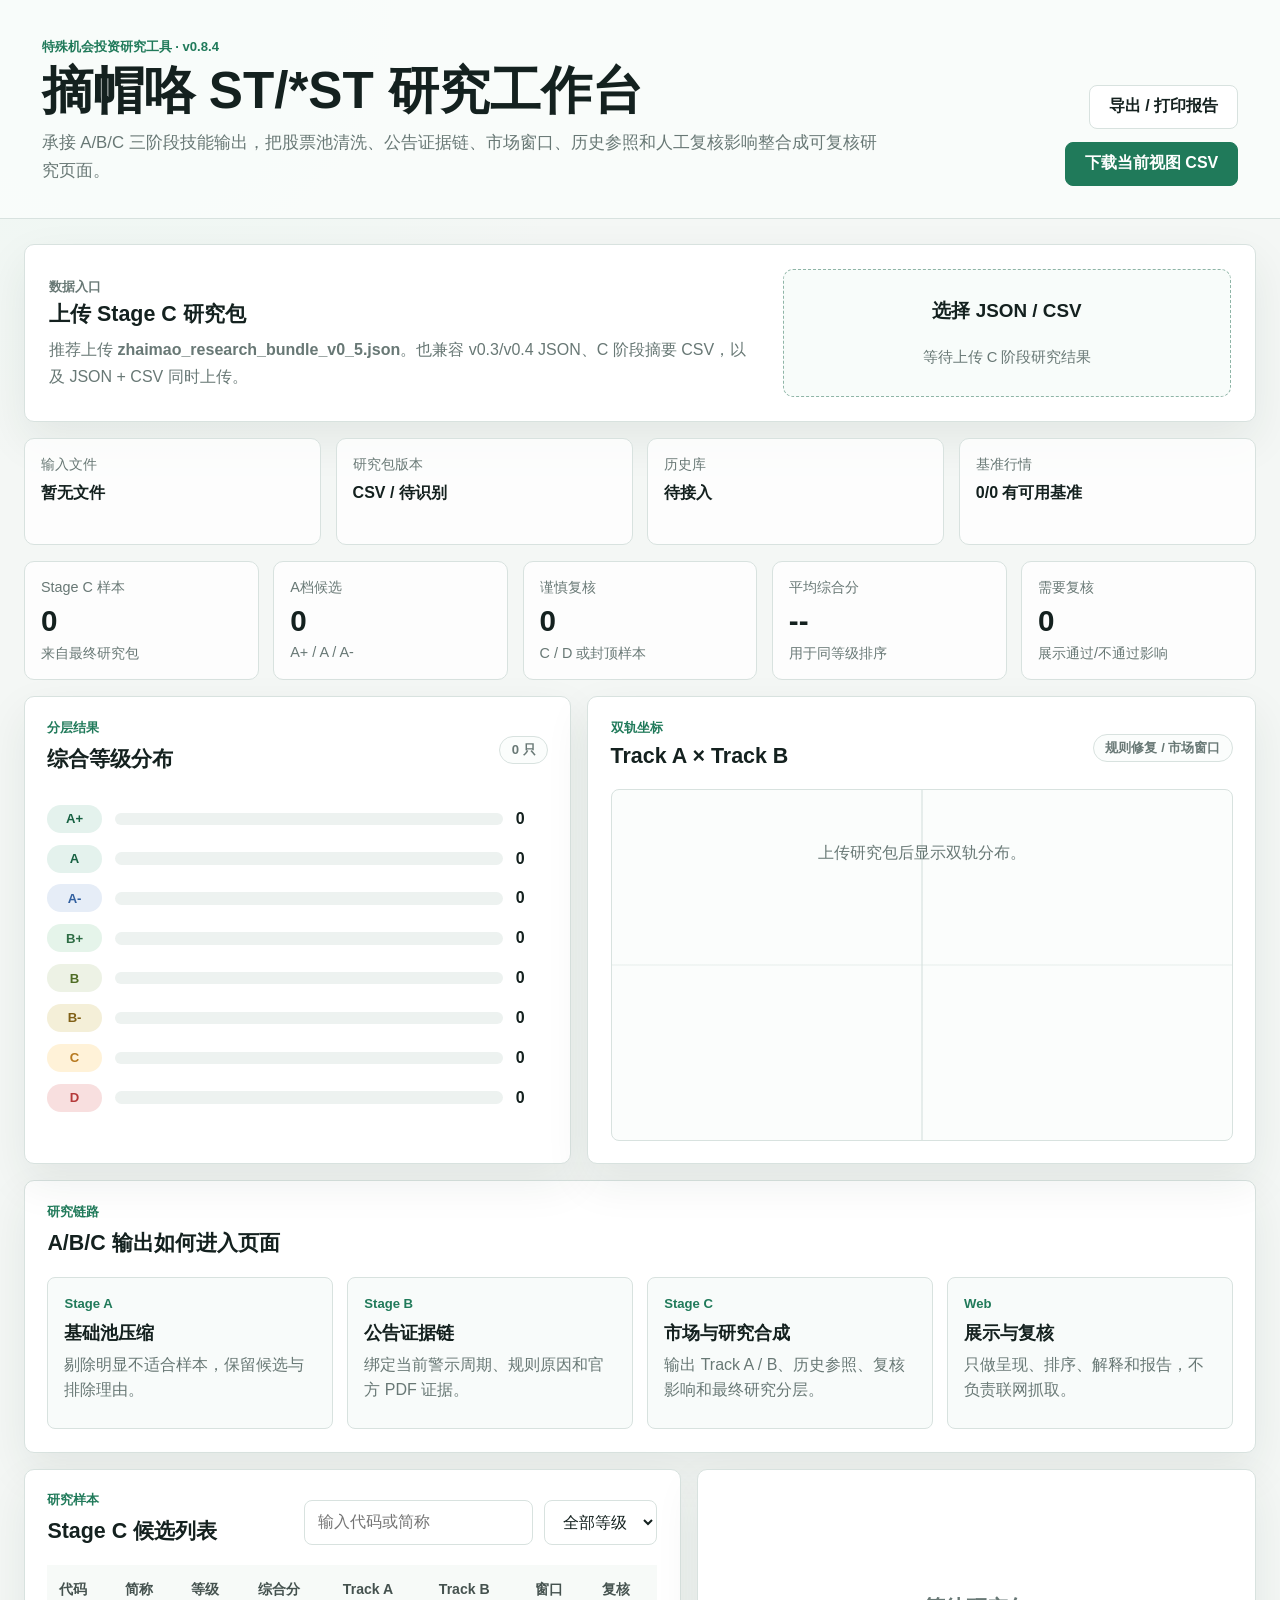
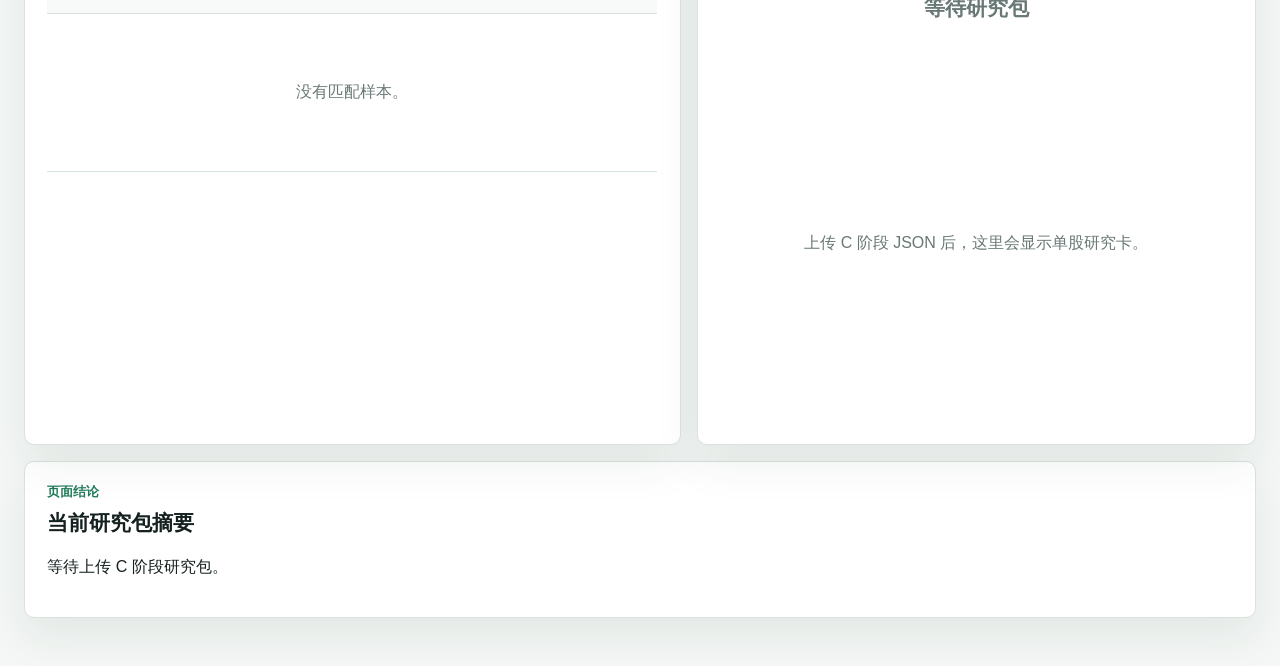
<file: index.html>
<!doctype html>
<html lang="zh-CN">
  <head>
    <meta charset="UTF-8" />
    <meta name="viewport" content="width=device-width, initial-scale=1.0" />
    <title>摘帽咯 ST/*ST 研究工作台</title>
    <link rel="stylesheet" href="./styles.css?v=20260625-v8-4" />
  </head>
  <body>
    <header class="app-header">
      <div>
        <p class="eyebrow">特殊机会投资研究工具 · v0.8.4</p>
        <h1>摘帽咯 ST/*ST 研究工作台</h1>
        <p class="header-copy">
          承接 A/B/C 三阶段技能输出，把股票池清洗、公告证据链、市场窗口、历史参照和人工复核影响整合成可复核研究页面。
        </p>
      </div>
      <div class="header-actions">
        <button id="printReportBtn" class="btn secondary" type="button">导出 / 打印报告</button>
        <button id="downloadViewBtn" class="btn primary" type="button">下载当前视图 CSV</button>
      </div>
    </header>

    <main class="page-shell">
      <section class="panel upload-panel">
        <div>
          <p class="section-kicker">数据入口</p>
          <h2>上传 Stage C 研究包</h2>
          <p>
            推荐上传 <strong>zhaimao_research_bundle_v0_5.json</strong>。也兼容 v0.3/v0.4 JSON、C 阶段摘要 CSV，以及 JSON + CSV 同时上传。
          </p>
        </div>
        <label class="upload-box" for="researchInput">
          <input id="researchInput" type="file" multiple accept=".json,.csv" />
          <span class="upload-title">选择 JSON / CSV</span>
          <span id="uploadStatus" class="upload-subtitle">等待上传 C 阶段研究结果</span>
        </label>
      </section>

      <section id="dataHealth" class="health-strip"></section>

      <section class="metric-grid" id="metricGrid"></section>

      <section class="visual-grid">
        <article class="panel">
          <div class="panel-head">
            <div>
              <p class="section-kicker">分层结果</p>
              <h2>综合等级分布</h2>
            </div>
            <span id="gradeTotal" class="soft-pill">0 只</span>
          </div>
          <div id="gradeChart" class="grade-chart"></div>
        </article>

        <article class="panel">
          <div class="panel-head">
            <div>
              <p class="section-kicker">双轨坐标</p>
              <h2>Track A × Track B</h2>
            </div>
            <span class="soft-pill">规则修复 / 市场窗口</span>
          </div>
          <div id="scatterPlot" class="scatter-box"></div>
        </article>
      </section>

      <section class="panel pipeline-panel">
        <div class="panel-head">
          <div>
            <p class="section-kicker">研究链路</p>
            <h2>A/B/C 输出如何进入页面</h2>
          </div>
        </div>
        <div class="pipeline">
          <div class="pipeline-step">
            <span>Stage A</span>
            <strong>基础池压缩</strong>
            <p>剔除明显不适合样本，保留候选与排除理由。</p>
          </div>
          <div class="pipeline-step">
            <span>Stage B</span>
            <strong>公告证据链</strong>
            <p>绑定当前警示周期、规则原因和官方 PDF 证据。</p>
          </div>
          <div class="pipeline-step">
            <span>Stage C</span>
            <strong>市场与研究合成</strong>
            <p>输出 Track A / B、历史参照、复核影响和最终研究分层。</p>
          </div>
          <div class="pipeline-step">
            <span>Web</span>
            <strong>展示与复核</strong>
            <p>只做呈现、排序、解释和报告，不负责联网抓取。</p>
          </div>
        </div>
      </section>

      <section class="workspace-grid">
        <article class="panel table-panel">
          <div class="panel-head">
            <div>
              <p class="section-kicker">研究样本</p>
              <h2>Stage C 候选列表</h2>
            </div>
            <div class="filters">
              <input id="searchInput" type="search" placeholder="输入代码或简称" />
              <select id="gradeFilter">
                <option value="all">全部等级</option>
              </select>
            </div>
          </div>
          <div class="table-wrap">
            <table>
              <thead>
                <tr>
                  <th>代码</th>
                  <th>简称</th>
                  <th>等级</th>
                  <th>综合分</th>
                  <th>Track A</th>
                  <th>Track B</th>
                  <th>窗口</th>
                  <th>复核</th>
                </tr>
              </thead>
              <tbody id="stockRows"></tbody>
            </table>
          </div>
        </article>

        <article class="panel detail-panel">
          <div id="detailPanel" class="detail-content"></div>
        </article>
      </section>

      <section class="panel report-panel">
        <div class="panel-head">
          <div>
            <p class="section-kicker">页面结论</p>
            <h2>当前研究包摘要</h2>
          </div>
        </div>
        <div id="reportSummary" class="report-summary"></div>
      </section>
    </main>

    <script src="./main.js?v=20260625-v8-4"></script>
  </body>
</html>
</file>
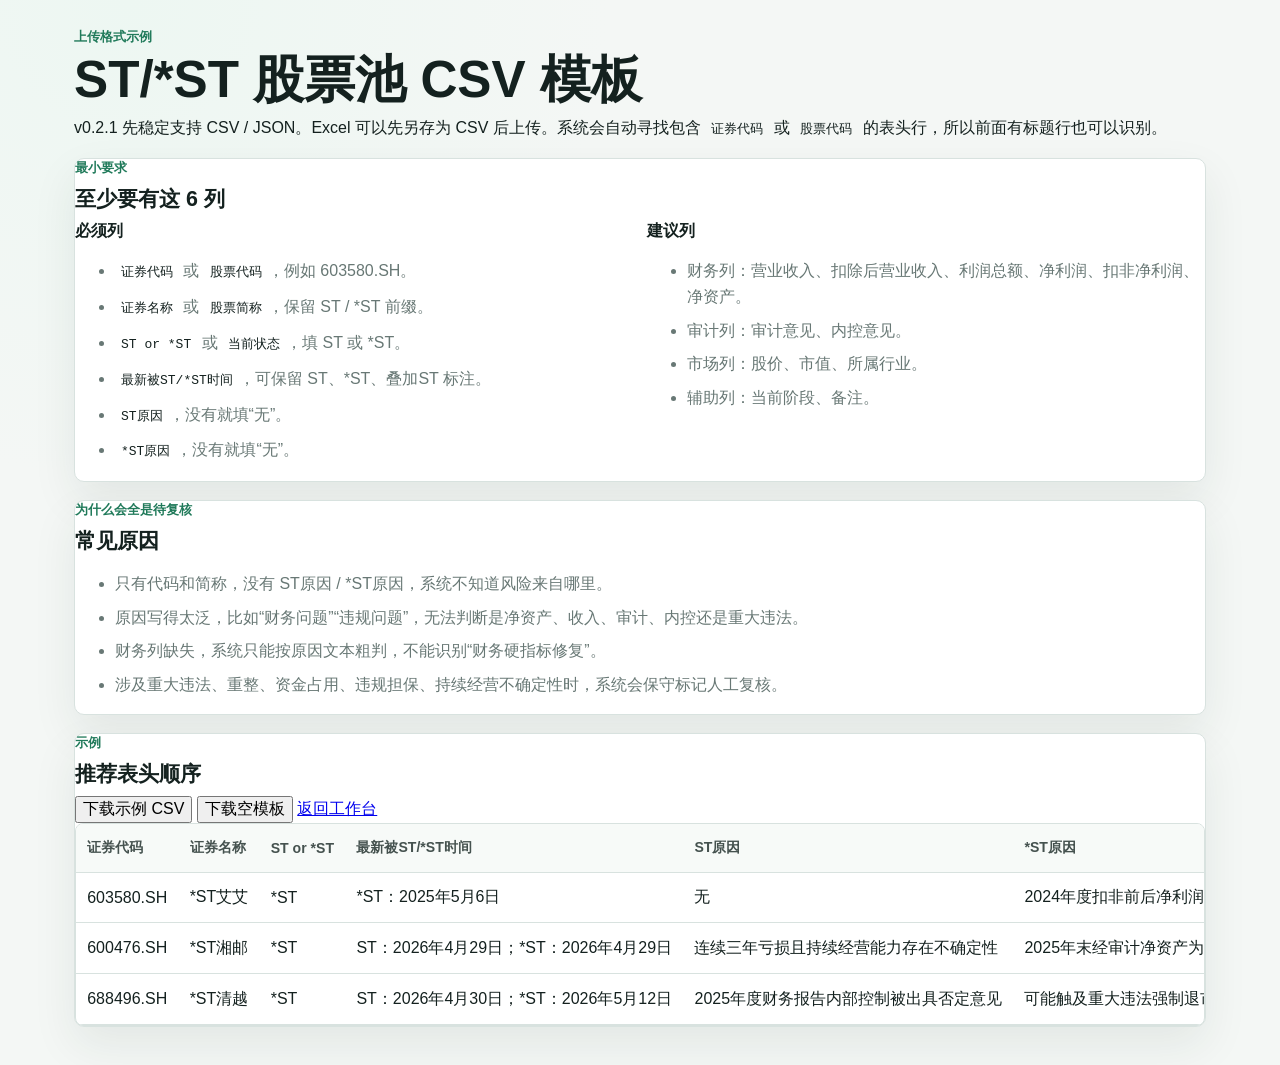
<file: upload-format.html>
<!doctype html>
<html lang="zh-CN">
  <head>
    <meta charset="utf-8" />
    <meta name="viewport" content="width=device-width, initial-scale=1" />
    <title>摘帽咯上传格式示例</title>
    <link rel="stylesheet" href="./styles.css?v=20260612v3" />
    <style>
      .format-page {
        max-width: 1180px;
        margin: 0 auto;
        padding: 28px 24px 44px;
      }

      .format-page .panel {
        margin-top: 18px;
      }

      .format-grid {
        display: grid;
        grid-template-columns: repeat(2, minmax(0, 1fr));
        gap: 14px;
      }

      .format-table {
        overflow: auto;
        border: 1px solid var(--line);
        border-radius: 8px;
      }

      .format-table table {
        min-width: 1120px;
      }

      .format-page li {
        margin: 8px 0;
        color: var(--muted);
        line-height: 1.6;
      }

      .code-pill {
        display: inline-flex;
        border-radius: 6px;
        padding: 2px 6px;
        background: var(--soft);
        color: var(--ink);
        font-family: ui-monospace, SFMono-Regular, Menlo, Consolas, monospace;
        font-size: 13px;
      }

      @media (max-width: 760px) {
        .format-grid {
          grid-template-columns: 1fr;
        }
      }
    </style>
  </head>
  <body>
    <main class="format-page">
      <p class="eyebrow">上传格式示例</p>
      <h1>ST/*ST 股票池 CSV 模板</h1>
      <p class="subtitle">
        v0.2.1 先稳定支持 CSV / JSON。Excel 可以先另存为 CSV 后上传。系统会自动寻找包含
        <span class="code-pill">证券代码</span> 或 <span class="code-pill">股票代码</span>
        的表头行，所以前面有标题行也可以识别。
      </p>

      <section class="panel">
        <div class="section-heading">
          <p class="eyebrow">最小要求</p>
          <h2>至少要有这 6 列</h2>
        </div>
        <div class="format-grid">
          <div class="info-block">
            <h3>必须列</h3>
            <ul>
              <li><span class="code-pill">证券代码</span> 或 <span class="code-pill">股票代码</span>，例如 603580.SH。</li>
              <li><span class="code-pill">证券名称</span> 或 <span class="code-pill">股票简称</span>，保留 ST / *ST 前缀。</li>
              <li><span class="code-pill">ST or *ST</span> 或 <span class="code-pill">当前状态</span>，填 ST 或 *ST。</li>
              <li><span class="code-pill">最新被ST/*ST时间</span>，可保留 ST、*ST、叠加ST 标注。</li>
              <li><span class="code-pill">ST原因</span>，没有就填“无”。</li>
              <li><span class="code-pill">*ST原因</span>，没有就填“无”。</li>
            </ul>
          </div>
          <div class="info-block">
            <h3>建议列</h3>
            <ul>
              <li>财务列：营业收入、扣除后营业收入、利润总额、净利润、扣非净利润、净资产。</li>
              <li>审计列：审计意见、内控意见。</li>
              <li>市场列：股价、市值、所属行业。</li>
              <li>辅助列：当前阶段、备注。</li>
            </ul>
          </div>
        </div>
      </section>

      <section class="panel">
        <div class="section-heading">
          <p class="eyebrow">为什么会全是待复核</p>
          <h2>常见原因</h2>
        </div>
        <ul>
          <li>只有代码和简称，没有 ST原因 / *ST原因，系统不知道风险来自哪里。</li>
          <li>原因写得太泛，比如“财务问题”“违规问题”，无法判断是净资产、收入、审计、内控还是重大违法。</li>
          <li>财务列缺失，系统只能按原因文本粗判，不能识别“财务硬指标修复”。</li>
          <li>涉及重大违法、重整、资金占用、违规担保、持续经营不确定性时，系统会保守标记人工复核。</li>
        </ul>
      </section>

      <section class="panel">
        <div class="section-heading row-heading">
          <div>
            <p class="eyebrow">示例</p>
            <h2>推荐表头顺序</h2>
          </div>
          <div class="upload-links">
            <button class="template-link template-button" id="formatDownloadExample" type="button">下载示例 CSV</button>
            <button class="template-link template-button" id="formatDownloadTemplate" type="button">下载空模板</button>
            <a class="template-link" href="./index.html">返回工作台</a>
          </div>
        </div>
        <div class="format-table">
          <table>
            <thead>
              <tr>
                <th>证券代码</th>
                <th>证券名称</th>
                <th>ST or *ST</th>
                <th>最新被ST/*ST时间</th>
                <th>ST原因</th>
                <th>*ST原因</th>
                <th>当前阶段</th>
                <th>审计意见</th>
                <th>内控意见</th>
                <th>营业收入</th>
                <th>扣除后营业收入</th>
                <th>利润总额</th>
                <th>净利润</th>
                <th>扣非净利润</th>
                <th>净资产</th>
                <th>股价</th>
                <th>市值</th>
                <th>所属行业</th>
              </tr>
            </thead>
            <tbody>
              <tr>
                <td>603580.SH</td>
                <td>*ST艾艾</td>
                <td>*ST</td>
                <td>*ST：2025年5月6日</td>
                <td>无</td>
                <td>2024年度扣非前后净利润为负且扣除后营业收入低于3亿元</td>
                <td>申请撤销中</td>
                <td>标准无保留</td>
                <td>标准无保留</td>
                <td>3.16</td>
                <td>3.16</td>
                <td>0.01</td>
                <td>0.01</td>
                <td>0.01</td>
                <td>4.52</td>
                <td>22.46</td>
                <td>29.4</td>
                <td>橡胶和塑料制品业</td>
              </tr>
              <tr>
                <td>600476.SH</td>
                <td>*ST湘邮</td>
                <td>*ST</td>
                <td>ST：2026年4月29日；*ST：2026年4月29日</td>
                <td>连续三年亏损且持续经营能力存在不确定性</td>
                <td>2025年末经审计净资产为负</td>
                <td>无</td>
                <td>带强调事项段的无保留意见</td>
                <td>待复核</td>
                <td></td>
                <td></td>
                <td></td>
                <td></td>
                <td></td>
                <td>-4.45</td>
                <td>10.84</td>
                <td>17.5</td>
                <td>软件和信息技术服务业</td>
              </tr>
              <tr>
                <td>688496.SH</td>
                <td>*ST清越</td>
                <td>*ST</td>
                <td>ST：2026年4月30日；*ST：2026年5月12日</td>
                <td>2025年度财务报告内部控制被出具否定意见</td>
                <td>可能触及重大违法强制退市情形</td>
                <td>行政处罚待落地</td>
                <td>保留意见</td>
                <td>否定意见</td>
                <td>6.69</td>
                <td></td>
                <td></td>
                <td>-1.24</td>
                <td></td>
                <td>10.34</td>
                <td>1.28</td>
                <td>5.76</td>
                <td>计算机、通信和其他电子设备制造业</td>
              </tr>
            </tbody>
          </table>
        </div>
      </section>
    </main>
    <script>
      const fields = [
        "股票代码",
        "股票简称",
        "当前状态",
        "最新被ST/*ST时间",
        "ST原因",
        "*ST原因",
        "所属交易所",
        "所属板块",
        "当前阶段",
        "审计意见",
        "内控意见",
        "营业收入",
        "扣除后营业收入",
        "利润总额",
        "净利润",
        "扣非净利润",
        "净资产",
        "总资产",
        "总负债",
        "资产负债率",
        "股价",
        "市值",
        "所属行业",
        "数据快照日期",
        "备注",
      ];
      const exampleRows = [
        fields,
        [
          "603580.SH",
          "*ST艾艾",
          "*ST",
          "*ST：2025年5月6日",
          "无",
          "2024年度扣非前后净利润为负且扣除后营业收入低于3亿元",
          "上交所",
          "主板",
          "申请撤销中",
          "标准无保留",
          "标准无保留",
          "3.16",
          "3.16",
          "0.01",
          "0.01",
          "0.01",
          "4.52",
          "",
          "",
          "",
          "22.46",
          "29.4",
          "橡胶和塑料制品业",
          "2026年6月11日",
          "示例：财务硬指标修复样本",
        ],
        [
          "600476.SH",
          "*ST湘邮",
          "*ST",
          "ST：2026年4月29日；*ST：2026年4月29日",
          "连续三年亏损且持续经营能力存在不确定性",
          "2025年末经审计净资产为负",
          "上交所",
          "主板",
          "无",
          "带强调事项段的无保留意见",
          "待复核",
          "",
          "",
          "",
          "",
          "",
          "-4.45",
          "",
          "",
          "",
          "10.84",
          "17.5",
          "软件和信息技术服务业",
          "2026年6月11日",
          "示例：撤销条件未闭环样本",
        ],
      ];
      document.querySelector("#formatDownloadTemplate").addEventListener("click", () => downloadCsv("摘帽咯_ST股票池上传模板_v0.2.1.csv", [fields]));
      document.querySelector("#formatDownloadExample").addEventListener("click", () => downloadCsv("摘帽咯_ST股票池上传示例_v0.2.1.csv", exampleRows));
      function downloadCsv(filename, rows) {
        const content = rows.map((row) => row.map((cell) => `"${String(cell ?? "").replaceAll('"', '""')}"`).join(",")).join("\n");
        const blob = new Blob([`\uFEFF${content}`], { type: "text/csv;charset=utf-8" });
        const url = URL.createObjectURL(blob);
        const link = document.createElement("a");
        link.href = url;
        link.download = filename;
        document.body.appendChild(link);
        link.click();
        link.remove();
        URL.revokeObjectURL(url);
      }
    </script>
  </body>
</html>
</file>
<file: styles.css>
:root {
  --bg: #f4f7f5;
  --panel: #ffffff;
  --ink: #14211f;
  --muted: #687875;
  --line: #d8e2df;
  --green: #207a5a;
  --green-soft: #e4f2ed;
  --blue: #315f9f;
  --blue-soft: #e6edf7;
  --amber: #b7791f;
  --amber-soft: #fff2d8;
  --red: #b53a3a;
  --red-soft: #f8dfdf;
  --shadow: 0 18px 45px rgba(30, 45, 40, 0.08);
}

* {
  box-sizing: border-box;
}

body {
  margin: 0;
  color: var(--ink);
  background: radial-gradient(circle at 10% 0%, #edf7f2 0, transparent 30rem), var(--bg);
  font-family: -apple-system, BlinkMacSystemFont, "Segoe UI", "PingFang SC", "Microsoft YaHei", sans-serif;
}

button,
input,
select {
  font: inherit;
}

.app-header {
  display: flex;
  align-items: flex-end;
  justify-content: space-between;
  gap: 2rem;
  padding: 2.4rem 2.6rem 2rem;
  border-bottom: 1px solid var(--line);
  background: rgba(250, 253, 251, 0.9);
}

.eyebrow,
.section-kicker {
  margin: 0 0 0.45rem;
  color: var(--green);
  font-size: 0.82rem;
  font-weight: 750;
  letter-spacing: 0;
}

h1,
h2,
h3,
p {
  margin-top: 0;
}

h1 {
  margin-bottom: 0.7rem;
  font-size: clamp(2rem, 4vw, 4.1rem);
  line-height: 1.05;
  letter-spacing: 0;
}

h2 {
  margin-bottom: 0.5rem;
  font-size: 1.34rem;
  letter-spacing: 0;
}

h3 {
  margin-bottom: 0.55rem;
  font-size: 1rem;
}

.header-copy {
  max-width: 58rem;
  margin-bottom: 0;
  color: var(--muted);
  font-size: 1.05rem;
  line-height: 1.7;
}

.header-actions {
  display: flex;
  gap: 0.8rem;
  flex-wrap: wrap;
  justify-content: flex-end;
}

.btn {
  min-height: 2.75rem;
  padding: 0 1.2rem;
  border: 1px solid var(--line);
  border-radius: 8px;
  background: var(--panel);
  color: var(--ink);
  cursor: pointer;
  font-weight: 700;
}

.btn.primary {
  border-color: var(--green);
  background: var(--green);
  color: #fff;
}

.btn:hover {
  transform: translateY(-1px);
}

.page-shell {
  width: min(1480px, calc(100vw - 3rem));
  margin: 1.6rem auto 3rem;
}

.panel {
  border: 1px solid var(--line);
  border-radius: 10px;
  background: var(--panel);
  box-shadow: var(--shadow);
}

.upload-panel {
  display: grid;
  grid-template-columns: minmax(0, 1fr) 28rem;
  gap: 1.5rem;
  align-items: center;
  padding: 1.5rem;
}

.upload-panel p {
  margin-bottom: 0;
  color: var(--muted);
  line-height: 1.7;
}

.upload-box {
  display: grid;
  place-items: center;
  min-height: 8rem;
  padding: 1.2rem;
  border: 1.5px dashed #8fb5a7;
  border-radius: 10px;
  background: #f8fcfa;
  cursor: pointer;
  text-align: center;
}

.upload-box input {
  position: absolute;
  width: 1px;
  height: 1px;
  opacity: 0;
  pointer-events: none;
}

.upload-title {
  color: var(--ink);
  font-size: 1.18rem;
  font-weight: 800;
}

.upload-subtitle {
  display: block;
  margin-top: 0.45rem;
  color: var(--muted);
  font-size: 0.92rem;
  line-height: 1.45;
}

.health-strip,
.metric-grid {
  display: grid;
  gap: 0.9rem;
  margin-top: 1rem;
}

.health-strip {
  grid-template-columns: repeat(4, minmax(0, 1fr));
}

.metric-grid {
  grid-template-columns: repeat(5, minmax(0, 1fr));
}

.health-item,
.metric-card {
  min-height: 6.7rem;
  padding: 1rem;
  border: 1px solid var(--line);
  border-radius: 10px;
  background: rgba(255, 255, 255, 0.8);
}

.health-item span,
.metric-card span {
  display: block;
  margin-bottom: 0.4rem;
  color: var(--muted);
  font-size: 0.9rem;
}

.health-item strong,
.metric-card strong {
  display: block;
  font-size: 1.85rem;
  line-height: 1.15;
}

.health-item strong {
  font-size: 1rem;
  line-height: 1.45;
}

.metric-card p {
  margin: 0.4rem 0 0;
  color: var(--muted);
  font-size: 0.9rem;
}

.visual-grid,
.workspace-grid {
  display: grid;
  gap: 1rem;
  margin-top: 1rem;
}

.visual-grid {
  grid-template-columns: 0.9fr 1.1fr;
}

.workspace-grid {
  grid-template-columns: minmax(0, 1.08fr) minmax(25rem, 0.92fr);
  align-items: start;
}

.panel-head {
  display: flex;
  align-items: center;
  justify-content: space-between;
  gap: 1rem;
  padding: 1.35rem 1.4rem 0.75rem;
}

.soft-pill,
.status-pill,
.grade-badge {
  display: inline-flex;
  align-items: center;
  justify-content: center;
  min-height: 1.75rem;
  padding: 0.22rem 0.7rem;
  border-radius: 999px;
  font-size: 0.82rem;
  font-weight: 800;
  white-space: nowrap;
}

.soft-pill {
  border: 1px solid var(--line);
  color: var(--muted);
  background: #fbfdfc;
}

.grade-badge {
  min-width: 2.6rem;
  color: var(--ink);
}

.grade-aplus,
.grade-a {
  background: var(--green-soft);
  color: #166142;
}

.grade-aminus {
  background: var(--blue-soft);
  color: var(--blue);
}

.grade-bplus {
  background: #e5f4ea;
  color: #2e6d45;
}

.grade-b {
  background: #edf2e5;
  color: #4f6d25;
}

.grade-bminus {
  background: #f4efd8;
  color: #806016;
}

.grade-c {
  background: var(--amber-soft);
  color: var(--amber);
}

.grade-d {
  background: var(--red-soft);
  color: var(--red);
}

.grade-chart {
  padding: 0 1.4rem 1.4rem;
}

.grade-row {
  display: grid;
  grid-template-columns: 3.4rem 1fr 2rem;
  align-items: center;
  gap: 0.8rem;
  margin: 0.74rem 0;
}

.bar-track {
  height: 0.78rem;
  overflow: hidden;
  border-radius: 999px;
  background: #edf2f0;
}

.bar-fill {
  height: 100%;
  border-radius: inherit;
  background: var(--green);
}

.bar-fill.grade-aminus {
  background: var(--blue);
}

.bar-fill.grade-bplus {
  background: #3f8f5f;
}

.bar-fill.grade-bminus {
  background: #9b7a1f;
}

.bar-fill.grade-c {
  background: var(--amber);
}

.bar-fill.grade-d {
  background: var(--red);
}

.scatter-box {
  position: relative;
  height: 22rem;
  margin: 0 1.4rem 1.4rem;
  overflow: hidden;
  border: 1px solid var(--line);
  border-radius: 8px;
  background:
    linear-gradient(90deg, transparent 49.8%, var(--line) 50%, transparent 50.2%),
    linear-gradient(0deg, transparent 49.8%, var(--line) 50%, transparent 50.2%),
    #fbfdfc;
}

.scatter-point {
  position: absolute;
  width: 0.9rem;
  height: 0.9rem;
  border: 2px solid #fff;
  border-radius: 50%;
  transform: translate(-50%, 50%);
  cursor: pointer;
  box-shadow: 0 4px 12px rgba(0, 0, 0, 0.2);
}

.scatter-point.grade-aplus,
.scatter-point.grade-a {
  background: var(--green);
}

.scatter-point.grade-aminus {
  background: var(--blue);
}

.scatter-point.grade-bplus {
  background: #3f8f5f;
}

.scatter-point.grade-b {
  background: #6a8d2c;
}

.scatter-point.grade-bminus {
  background: #9b7a1f;
}

.scatter-point.grade-c {
  background: var(--amber);
}

.scatter-point.grade-d {
  background: var(--red);
}

.axis-label,
.quadrant {
  position: absolute;
  color: var(--muted);
  font-weight: 700;
  pointer-events: none;
}

.axis-label {
  font-size: 0.74rem;
  line-height: 1.2;
  padding: 0.18rem 0.45rem;
  border-radius: 999px;
  background: rgba(244, 247, 245, 0.92);
}

.quadrant {
  font-size: 0.74rem;
  line-height: 1.2;
  max-width: 9rem;
  padding: 0.22rem 0.5rem;
  border: 1px solid rgba(216, 226, 223, 0.9);
  border-radius: 999px;
  background: rgba(255, 255, 255, 0.88);
  white-space: nowrap;
}

.axis-label.x {
  right: 0.8rem;
  bottom: 0.55rem;
}

.axis-label.y {
  top: 0.7rem;
  left: 0.8rem;
}

.quadrant.q1 {
  right: 1rem;
  top: 0.55rem;
}

.quadrant.q2 {
  left: 0.8rem;
  top: 2.45rem;
}

.quadrant.q3 {
  left: 0.8rem;
  bottom: 0.8rem;
}

.quadrant.q4 {
  right: 1rem;
  bottom: 0.9rem;
}

.pipeline-panel,
.report-panel {
  margin-top: 1rem;
}

.pipeline {
  display: grid;
  grid-template-columns: repeat(4, minmax(0, 1fr));
  gap: 0.9rem;
  padding: 0 1.4rem 1.4rem;
}

.pipeline-step {
  min-height: 9.5rem;
  padding: 1rem;
  border: 1px solid var(--line);
  border-radius: 8px;
  background: #f8fbfa;
}

.pipeline-step span {
  color: var(--green);
  font-size: 0.82rem;
  font-weight: 800;
}

.pipeline-step strong {
  display: block;
  margin: 0.5rem 0;
  font-size: 1.15rem;
}

.pipeline-step p {
  margin: 0;
  color: var(--muted);
  line-height: 1.55;
}

.table-panel,
.detail-panel {
  min-height: 36rem;
}

.filters {
  display: flex;
  gap: 0.7rem;
}

.filters input,
.filters select {
  height: 2.8rem;
  border: 1px solid var(--line);
  border-radius: 8px;
  background: #fff;
  color: var(--ink);
  padding: 0 0.85rem;
}

.table-wrap {
  max-height: 46rem;
  overflow: auto;
  padding: 0 1.4rem 1.4rem;
}

table {
  width: 100%;
  border-collapse: collapse;
}

th,
td {
  padding: 0.9rem 0.7rem;
  border-bottom: 1px solid var(--line);
  text-align: left;
  vertical-align: middle;
  white-space: nowrap;
}

th {
  position: sticky;
  top: 0;
  z-index: 1;
  background: #f7faf8;
  color: #45524f;
  font-size: 0.88rem;
}

td small {
  display: block;
  margin-top: 0.2rem;
  color: var(--muted);
}

tbody tr {
  cursor: pointer;
}

tbody tr:hover,
tbody tr.selected {
  background: #eff8f4;
}

.mini-bar {
  display: grid;
  grid-template-columns: 5rem 2.5rem;
  align-items: center;
  gap: 0.5rem;
}

.mini-bar span {
  display: block;
  height: 0.45rem;
  border-radius: 999px;
  background: var(--green);
}

.mini-bar b {
  color: var(--muted);
  font-size: 0.84rem;
}

.status-pill.ok {
  background: var(--green-soft);
  color: var(--green);
}

.status-pill.neutral {
  background: var(--amber-soft);
  color: var(--amber);
}

.status-pill.warn {
  background: var(--red-soft);
  color: var(--red);
}

.detail-content {
  padding: 1.4rem;
}

.detail-header {
  display: flex;
  align-items: flex-start;
  justify-content: space-between;
  gap: 1rem;
  margin-bottom: 1rem;
}

.detail-header h2 {
  margin-bottom: 0.35rem;
  font-size: 1.75rem;
}

.detail-header p {
  color: var(--muted);
  margin-bottom: 0;
}

.score-tile {
  min-width: 7rem;
  padding: 0.8rem;
  border-radius: 10px;
  text-align: center;
}

.score-tile span {
  display: block;
  font-weight: 900;
}

.score-tile strong {
  display: block;
  font-size: 2rem;
}

.score-grid,
.signal-grid,
.subsection.split {
  display: grid;
  gap: 0.8rem;
}

.score-grid {
  grid-template-columns: repeat(2, minmax(0, 1fr));
}

.grade-adjustment {
  display: grid;
  grid-template-columns: minmax(0, 0.9fr) minmax(0, 1.4fr);
  gap: 0.85rem;
  margin-top: 1rem;
  padding: 1rem;
  border: 1px solid #c8d8eb;
  border-left: 4px solid var(--blue);
  border-radius: 10px;
  background: #f5f9ff;
}

.grade-adjustment strong {
  display: block;
  margin-bottom: 0.35rem;
}

.grade-adjustment p {
  margin-bottom: 0;
  color: var(--muted);
  line-height: 1.6;
}

.evidence-impact {
  display: grid;
  grid-template-columns: minmax(0, 0.95fr) minmax(0, 1.25fr);
  gap: 0.85rem;
  margin-top: 1rem;
  padding: 1rem;
  border: 1px solid #ead29a;
  border-left: 4px solid var(--amber);
  border-radius: 10px;
  background: #fffaf0;
}

.evidence-impact.ok {
  border-color: #b6d9ca;
  border-left-color: var(--green);
  background: #f2faf6;
}

.evidence-impact strong {
  display: block;
  margin-bottom: 0.35rem;
}

.evidence-impact p {
  margin-bottom: 0;
  color: var(--muted);
  line-height: 1.6;
}

.gap-list {
  display: grid;
  grid-template-columns: repeat(2, minmax(0, 1fr));
  gap: 0.55rem;
}

.gap-list span {
  display: block;
  padding: 0.65rem;
  border: 1px solid rgba(183, 121, 31, 0.25);
  border-radius: 8px;
  background: #fff;
  color: #6d4b15;
  font-weight: 800;
}

.gap-list small {
  display: block;
  margin-top: 0.25rem;
  color: var(--muted);
  font-weight: 500;
  line-height: 1.45;
}

.signal-grid {
  grid-template-columns: repeat(3, minmax(0, 1fr));
  margin: 0.8rem 0 1rem;
}

.score-card,
.info-card,
.review-card,
.soft-factor {
  border: 1px solid var(--line);
  border-radius: 8px;
  background: #fbfdfc;
  padding: 0.9rem;
}

.score-card-head {
  display: flex;
  align-items: center;
  justify-content: space-between;
  gap: 0.6rem;
}

.score-card h3 {
  margin: 0;
  font-size: 0.98rem;
}

.score-card p,
.score-card small,
.info-card span,
.review-card p,
.soft-factor p {
  color: var(--muted);
}

.score-card p {
  margin: 0.65rem 0 0.25rem;
}

.progress {
  height: 0.55rem;
  margin-top: 0.7rem;
  overflow: hidden;
  border-radius: 999px;
  background: #e8efed;
}

.progress span {
  display: block;
  height: 100%;
  border-radius: inherit;
  background: linear-gradient(90deg, var(--blue), var(--green));
}

.info-card span {
  display: block;
  margin-bottom: 0.4rem;
  font-size: 0.84rem;
}

.info-card strong {
  font-size: 1rem;
  line-height: 1.35;
}

.subsection {
  margin-top: 1rem;
}

.subsection.split {
  grid-template-columns: 1fr 1fr;
}

.review-list {
  display: grid;
  grid-template-columns: repeat(2, minmax(0, 1fr));
  gap: 0.75rem;
}

.review-card strong,
.soft-factor strong {
  display: block;
  margin-bottom: 0.45rem;
}

.review-card p {
  margin: 0.25rem 0;
  line-height: 1.55;
}

.review-card .pass {
  color: var(--green);
}

.review-card .fail {
  color: var(--red);
}

.review-card.cap {
  background: var(--amber-soft);
}

.case-columns {
  display: grid;
  grid-template-columns: 1fr 1fr;
  gap: 0.75rem;
}

.case-columns > div {
  border: 1px solid var(--line);
  border-radius: 8px;
  padding: 0.85rem;
}

.case-columns span {
  color: var(--muted);
  font-size: 0.84rem;
  font-weight: 800;
}

.case-columns ul {
  margin: 0.55rem 0 0;
  padding-left: 1.2rem;
}

.case-columns li {
  margin: 0.35rem 0;
}

.soft-factor {
  margin-bottom: 0.65rem;
}

.report-copy {
  color: var(--muted);
  line-height: 1.75;
}

.research-grid {
  display: grid;
  gap: 0.9rem;
  margin-top: 1rem;
}

.research-grid.two {
  grid-template-columns: repeat(2, minmax(0, 1fr));
}

.research-block {
  margin-top: 1rem;
  padding: 1rem;
  border: 1px solid var(--line);
  border-radius: 10px;
  background: #fbfdfc;
}

.research-block.compact {
  margin-top: 0;
}

.executive-block {
  display: grid;
  grid-template-columns: minmax(0, 1fr) 8rem;
  align-items: center;
  gap: 1rem;
  background: linear-gradient(135deg, #eff8f4, #f8fcfa);
}

.executive-block h3 {
  font-size: 1.22rem;
}

.executive-block p {
  margin-bottom: 0;
  color: var(--muted);
  line-height: 1.7;
}

.confidence-card {
  display: grid;
  place-items: center;
  min-height: 6rem;
  border: 1px solid var(--line);
  border-radius: 8px;
  background: #fff;
  text-align: center;
}

.confidence-card span,
.final-view span,
.metric-table span,
.market-metric span {
  color: var(--muted);
  font-size: 0.82rem;
  font-weight: 800;
}

.confidence-card strong {
  margin-top: 0.35rem;
  color: var(--green);
  font-size: 1.4rem;
}

.block-head {
  display: flex;
  align-items: flex-start;
  justify-content: space-between;
  gap: 1rem;
  margin-bottom: 0.75rem;
}

.fact-list,
.timeline-item ul,
.final-view ul {
  margin: 0.55rem 0 0;
  padding-left: 1.1rem;
}

.fact-list li,
.timeline-item li,
.final-view li {
  margin: 0.35rem 0;
  line-height: 1.55;
}

.source-line {
  margin: 0.75rem 0 0;
  color: var(--muted);
  font-size: 0.86rem;
  line-height: 1.5;
}

.source-line a,
.timeline-item a {
  color: var(--green);
  font-weight: 750;
  text-decoration: none;
}

.check-row {
  display: grid;
  grid-template-columns: 0.85rem minmax(0, 1fr);
  gap: 0.65rem;
  padding: 0.75rem 0;
  border-bottom: 1px solid var(--line);
}

.check-row:last-child {
  border-bottom: 0;
}

.check-row p,
.check-row small {
  margin: 0.25rem 0 0;
  color: var(--muted);
  line-height: 1.5;
}

.check-dot {
  width: 0.7rem;
  height: 0.7rem;
  margin-top: 0.35rem;
  border-radius: 50%;
  background: var(--amber);
}

.check-dot.ok {
  background: var(--green);
}

.check-dot.active {
  background: var(--blue);
}

.check-dot.bad {
  background: var(--red);
}

.check-dot.pending {
  background: var(--amber);
}

.timeline-item {
  padding: 0.85rem 0;
  border-bottom: 1px solid var(--line);
}

.timeline-item:last-child {
  border-bottom: 0;
}

.timeline-item span,
.timeline-item em {
  display: block;
  color: var(--muted);
  font-size: 0.82rem;
  font-style: normal;
}

.timeline-item strong {
  display: block;
  margin: 0.25rem 0;
  line-height: 1.45;
}

.metric-table,
.market-metrics {
  display: grid;
  gap: 0.65rem;
}

.metric-table {
  grid-template-columns: repeat(2, minmax(0, 1fr));
}

.metric-table > div,
.market-metric {
  min-height: 5.4rem;
  padding: 0.75rem;
  border: 1px solid var(--line);
  border-radius: 8px;
  background: #fff;
}

.metric-table strong,
.market-metric strong {
  display: block;
  margin: 0.35rem 0;
  font-size: 1.12rem;
}

.metric-table small,
.market-metric small {
  color: var(--muted);
  line-height: 1.45;
}

.market-metrics {
  grid-template-columns: repeat(5, minmax(0, 1fr));
  margin-top: 0.85rem;
}

.missing-box {
  margin-top: 0.85rem;
  padding: 0.85rem;
  border-left: 4px solid var(--amber);
  border-radius: 8px;
  background: var(--amber-soft);
  color: #6d4b15;
  line-height: 1.6;
}

.tag-row {
  display: flex;
  flex-wrap: wrap;
  gap: 0.45rem;
  margin-top: 0.75rem;
}

.tag-row span {
  padding: 0.25rem 0.55rem;
  border-radius: 999px;
  background: var(--amber-soft);
  color: var(--amber);
  font-size: 0.8rem;
  font-weight: 800;
}

.final-view {
  display: grid;
  grid-template-columns: 0.8fr 1.2fr 1.2fr;
  gap: 0.8rem;
}

.final-view > div {
  padding: 0.85rem;
  border: 1px solid var(--line);
  border-radius: 8px;
  background: #fff;
}

.final-view strong {
  display: block;
  margin: 0.4rem 0;
  font-size: 1.12rem;
}

.empty-state.small {
  min-height: 4rem;
  place-items: start;
  text-align: left;
  line-height: 1.6;
}

.report-summary {
  padding: 0 1.4rem 1.4rem;
}

.summary-grid {
  display: grid;
  grid-template-columns: 1fr 1fr;
  gap: 0.9rem;
}

.summary-grid > div {
  border: 1px solid var(--line);
  border-radius: 8px;
  padding: 1rem;
  background: #fbfdfc;
}

.summary-grid p {
  margin-bottom: 0;
  color: var(--muted);
}

.top-list {
  display: grid;
  grid-template-columns: repeat(5, minmax(0, 1fr));
  gap: 0.8rem;
  margin-top: 1rem;
}

.top-list button {
  min-height: 7rem;
  padding: 0.9rem;
  border: 1px solid var(--line);
  border-radius: 8px;
  background: #fff;
  color: var(--ink);
  cursor: pointer;
  text-align: left;
}

.top-list strong,
.top-list small {
  display: block;
  margin-top: 0.45rem;
}

.top-list small {
  color: var(--muted);
}

.empty-state,
.empty-detail {
  display: grid;
  place-items: center;
  min-height: 8rem;
  color: var(--muted);
  text-align: center;
}

.empty-detail {
  min-height: 30rem;
}

@media (max-width: 1100px) {
  .app-header,
  .upload-panel,
  .visual-grid,
  .workspace-grid,
  .summary-grid {
    grid-template-columns: 1fr;
  }

  .app-header {
    display: grid;
  }

  .health-strip,
  .metric-grid,
  .pipeline,
  .market-metrics,
  .gap-list,
  .top-list {
    grid-template-columns: repeat(2, minmax(0, 1fr));
  }

  .upload-panel {
    display: grid;
  }
}

@media (max-width: 720px) {
  .app-header {
    padding: 1.6rem 1rem;
  }

  .page-shell {
    width: min(100% - 1rem, 1480px);
  }

  .health-strip,
  .metric-grid,
  .pipeline,
    .score-grid,
    .signal-grid,
    .review-list,
    .research-grid.two,
    .evidence-impact,
    .gap-list,
    .metric-table,
    .market-metrics,
    .final-view,
    .executive-block,
    .case-columns,
    .subsection.split,
    .top-list {
    grid-template-columns: 1fr;
  }

  .filters {
    width: 100%;
    flex-direction: column;
  }

  .panel-head {
    align-items: flex-start;
    flex-direction: column;
  }
}

@media print {
  body {
    background: #fff;
  }

  .header-actions,
  .upload-panel,
  .filters {
    display: none;
  }

  .panel,
  .metric-card,
  .health-item {
    box-shadow: none;
  }
}
</file>
